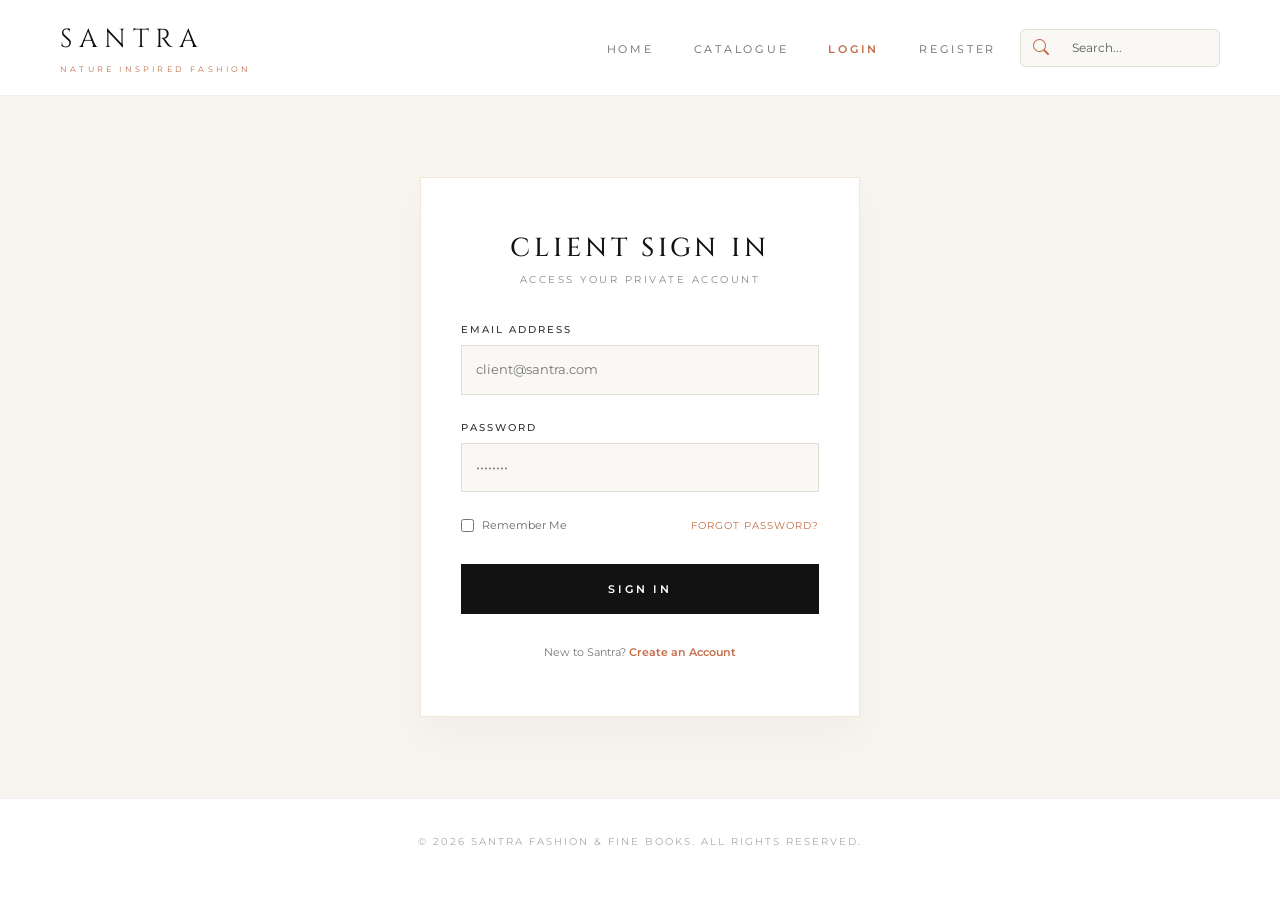
<file: login.html>
<!DOCTYPE html>
<html lang="en">
<head>
    <meta charset="UTF-8">
    <meta name="viewport" content="width=device-width, initial-scale=1.0">
    <title>SANTRA | Client Sign In</title>
    <link rel="stylesheet" href="https://cdn.jsdelivr.net/npm/bootstrap@5.3.3/dist/css/bootstrap.min.css">
    <link rel="stylesheet" href="https://cdn.jsdelivr.net/npm/bootstrap-icons@1.11.3/font/bootstrap-icons.css">
    <link rel="stylesheet" href="login.css">
</head>
<body>

    <header class="site-header">
        <nav class="navbar navbar-expand-lg navbar-light p-0 w-100">
            <div class="container-fluid px-0">
                <div class="brand-logo">
                    <span class="brand-title">Santra</span>
                    <span class="brand-subtitle">Nature Inspired Fashion</span>
                </div>
                <button class="navbar-toggler" type="button" data-bs-toggle="collapse" data-bs-target="#santraNav" aria-controls="santraNav" aria-expanded="false" aria-label="Toggle navigation">
                    <span class="navbar-toggler-icon"></span>
                </button>
                <div class="collapse navbar-collapse flex-grow-0" id="santraNav">
                    <ul class="nav-links navbar-nav mb-2 mb-lg-0 me-lg-4">
                <li class="nav-item"><a href="index.html">Home</a></li>
                <li class="nav-item"><a href="catalogue.html">Catalogue</a></li>
                <li class="nav-item"><a href="login.html" class="active">Login</a></li>
                <li class="nav-item"><a href="register.html">Register</a></li>
            </ul>
                    <div class="input-group site-search">
                        <span class="input-group-text"><i class="bi bi-search"></i></span>
                        <input type="search" class="form-control" placeholder="Search...">
                    </div>
                </div>
            </div>
        </nav>
    </header>

    <main class="auth-wrapper">
        <div class="auth-card">
            <h2 class="auth-title">Client Sign In</h2>
            <p class="auth-subtitle">Access Your Private Account</p>

            <form action="#" method="POST">
                <div class="form-group">
                    <label class="form-label" for="email">Email Address</label>
                    <input type="email" id="email" class="form-input" placeholder="client@santra.com" required>
                </div>

                <div class="form-group">
                    <label class="form-label" for="password">Password</label>
                    <input type="password" id="password" class="form-input" placeholder="••••••••" required>
                </div>

                <div class="form-actions">
                    <label class="remember-me">
                        <input type="checkbox"> Remember Me
                    </label>
                    <a href="#" class="forgot-pass">Forgot Password?</a>
                </div>

                <button type="submit" class="btn-luxury">Sign In</button>
            </form>

            <div class="auth-footer">
                New to Santra? <a href="register.html">Create an Account</a>
            </div>
        </div>
    </main>

    <footer class="site-footer">
        <p class="copyright">© 2026 Santra Fashion & Fine Books. All Rights Reserved.</p>
    </footer>

    <script src="https://cdn.jsdelivr.net/npm/bootstrap@5.3.3/dist/js/bootstrap.bundle.min.js"></script>
</body>
</html>
</file>
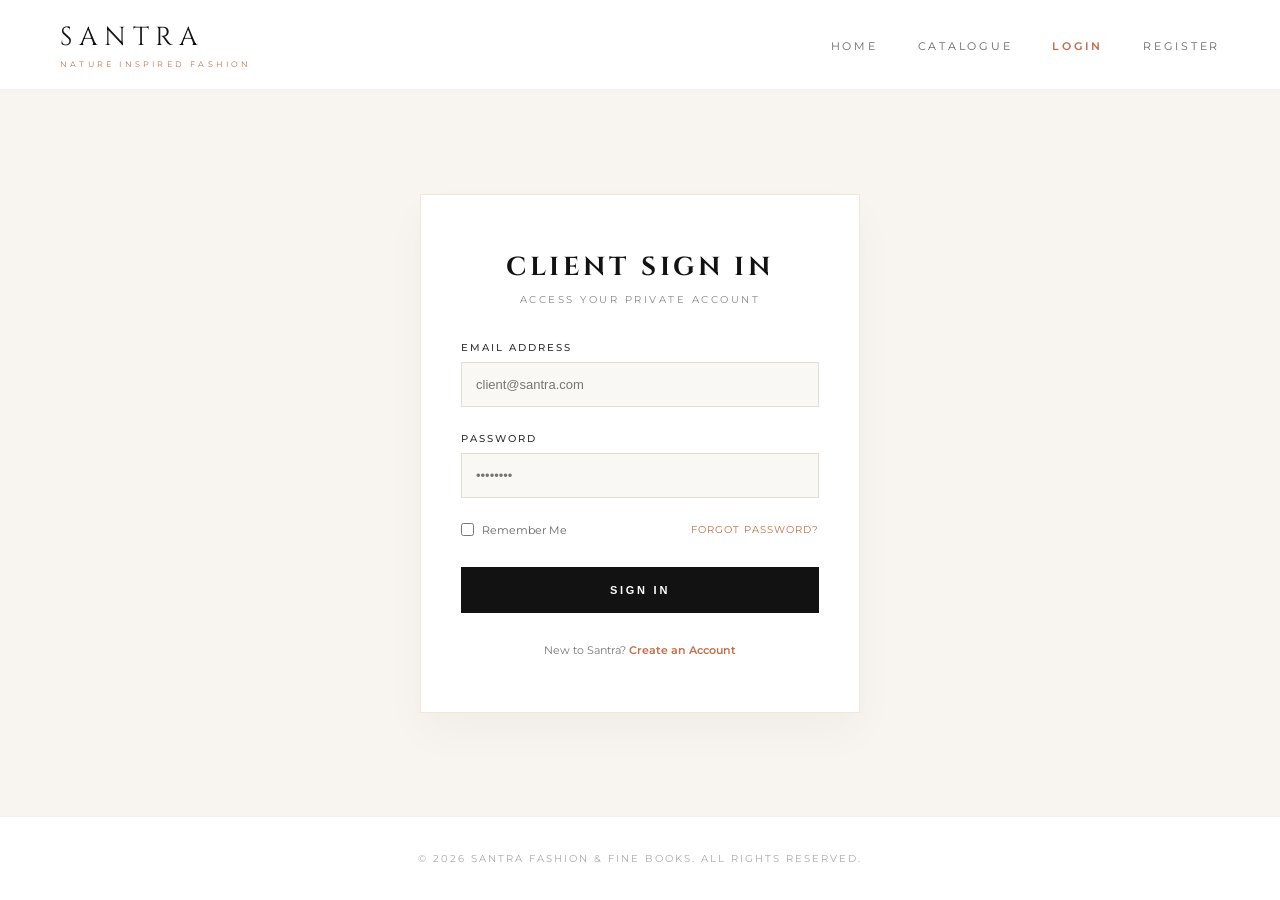
<file: lpoginpage.html>
<!DOCTYPE html>
<html lang="en">
<head>
    <meta charset="UTF-8">
    <meta name="viewport" content="width=device-width, initial-scale=1.0">
    <title>SANTRA | Client Sign In</title>
    <link rel="stylesheet" href="login.css">
</head>
<body>

    <header class="site-header">
        <div class="brand-logo">
            <span class="brand-title">Santra</span>
            <span class="brand-subtitle">Nature Inspired Fashion</span>
        </div>
        <nav>
            <ul class="nav-links">
                <li><a href="index.html">Home</a></li>
                <li><a href="catalogue.html">Catalogue</a></li>
                <li><a href="login.html" class="active">Login</a></li>
                <li><a href="register.html">Register</a></li>
            </ul>
        </nav>
    </header>

    <main class="auth-wrapper">
        <div class="auth-card">
            <h2 class="auth-title">Client Sign In</h2>
            <p class="auth-subtitle">Access Your Private Account</p>

            <form action="#" method="POST">
                <div class="form-group">
                    <label class="form-label" for="email">Email Address</label>
                    <input type="email" id="email" class="form-input" placeholder="client@santra.com" required>
                </div>

                <div class="form-group">
                    <label class="form-label" for="password">Password</label>
                    <input type="password" id="password" class="form-input" placeholder="••••••••" required>
                </div>

                <div class="form-actions">
                    <label class="remember-me">
                        <input type="checkbox"> Remember Me
                    </label>
                    <a href="#" class="forgot-pass">Forgot Password?</a>
                </div>

                <button type="submit" class="btn-luxury">Sign In</button>
            </form>

            <div class="auth-footer">
                New to Santra? <a href="register.html">Create an Account</a>
            </div>
        </div>
    </main>

    <footer class="site-footer">
        <p class="copyright">© 2026 Santra Fashion & Fine Books. All Rights Reserved.</p>
    </footer>

</body>
</html>
</file>
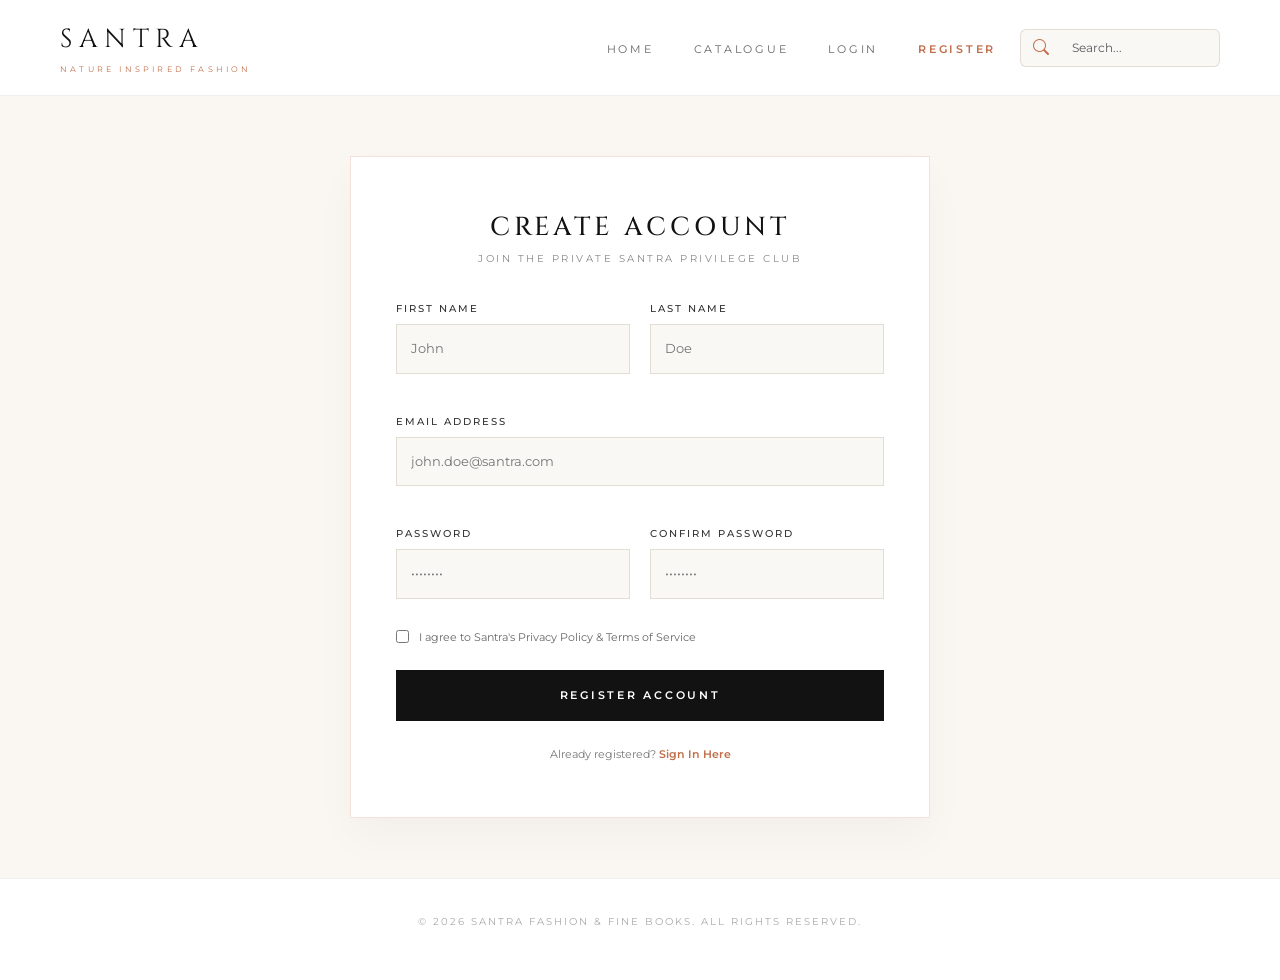
<file: register.html>
<!DOCTYPE html>
<html lang="en">
<head>
    <meta charset="UTF-8">
    <meta name="viewport" content="width=device-width, initial-scale=1.0">
    <title>SANTRA | Privilege Registration</title>
    <link rel="stylesheet" href="https://cdn.jsdelivr.net/npm/bootstrap@5.3.3/dist/css/bootstrap.min.css">
    <link rel="stylesheet" href="https://cdn.jsdelivr.net/npm/bootstrap-icons@1.11.3/font/bootstrap-icons.css">
    <link rel="stylesheet" href="register.css">
</head>
<body>

    <header class="site-header">
        <nav class="navbar navbar-expand-lg navbar-light p-0 w-100">
            <div class="container-fluid px-0">
                <div class="brand-logo">
                    <span class="brand-title">Santra</span>
                    <span class="brand-subtitle">Nature Inspired Fashion</span>
                </div>
                <button class="navbar-toggler" type="button" data-bs-toggle="collapse" data-bs-target="#santraNav" aria-controls="santraNav" aria-expanded="false" aria-label="Toggle navigation">
                    <span class="navbar-toggler-icon"></span>
                </button>
                <div class="collapse navbar-collapse flex-grow-0" id="santraNav">
                    <ul class="nav-links navbar-nav mb-2 mb-lg-0 me-lg-4">
                <li class="nav-item"><a href="index.html">Home</a></li>
                <li class="nav-item"><a href="catalogue.html">Catalogue</a></li>
                <li class="nav-item"><a href="login.html">Login</a></li>
                <li class="nav-item"><a href="register.html" class="active">Register</a></li>
            </ul>
                    <div class="input-group site-search">
                        <span class="input-group-text"><i class="bi bi-search"></i></span>
                        <input type="search" class="form-control" placeholder="Search...">
                    </div>
                </div>
            </div>
        </nav>
    </header>

    <main class="auth-wrapper">
        <div class="auth-card">
            <h2 class="auth-title">Create Account</h2>
            <p class="auth-subtitle">Join the Private Santra Privilege Club</p>

            <form action="#" method="POST">
                <div class="form-grid">
                    <div class="form-group">
                        <label class="form-label" for="fname">First Name</label>
                        <input type="text" id="fname" class="form-input" placeholder="John" required>
                    </div>
                    <div class="form-group">
                        <label class="form-label" for="lname">Last Name</label>
                        <input type="text" id="lname" class="form-input" placeholder="Doe" required>
                    </div>
                    <div class="form-group full-width">
                        <label class="form-label" for="email">Email Address</label>
                        <input type="email" id="email" class="form-input" placeholder="john.doe@santra.com" required>
                    </div>
                    <div class="form-group">
                        <label class="form-label" for="password">Password</label>
                        <input type="password" id="password" class="form-input" placeholder="••••••••" required>
                    </div>
                    <div class="form-group">
                        <label class="form-label" for="confirm-password">Confirm Password</label>
                        <input type="password" id="confirm-password" class="form-input" placeholder="••••••••" required>
                    </div>
                </div>

                <div class="terms-group">
                    <input type="checkbox" id="terms" required>
                    <label for="terms">I agree to Santra's Privacy Policy & Terms of Service</label>
                </div>

                <button type="submit" class="btn-luxury">Register Account</button>
            </form>

            <div class="auth-footer">
                Already registered? <a href="login.html">Sign In Here</a>
            </div>
        </div>
    </main>

    <footer class="site-footer">
        <p class="copyright">© 2026 Santra Fashion & Fine Books. All Rights Reserved.</p>
    </footer>

    <script src="https://cdn.jsdelivr.net/npm/bootstrap@5.3.3/dist/js/bootstrap.bundle.min.js"></script>
</body>
</html>
</file>
<file: login.css>
@import url('https://fonts.googleapis.com/css2?family=Cinzel:wght@400;500;600&family=Montserrat:wght@300;400;500;600&display=swap');

* { margin: 0; padding: 0; box-sizing: border-box; }

body {
    font-family: 'Montserrat', sans-serif;
    background-color: #F8F5F0;
    color: #121212;
    min-height: 100vh;
    display: flex;
    flex-direction: column;
    justify-content: space-between;
}

/* HEADER */
.site-header { background: #FFF; border-bottom: 1px solid rgba(0,0,0,0.06); padding: 20px 60px; display: flex; justify-content: space-between; align-items: center; }
.brand-title { font-family: 'Cinzel', serif; font-size: 26px; letter-spacing: 0.25em; text-transform: uppercase; }
.brand-subtitle { font-size: 8px; text-transform: uppercase; letter-spacing: 0.4em; color: #C26E4B; margin-top: 4px; display: block; }
.nav-links { display: flex; list-style: none; gap: 40px; }
.nav-links a { font-size: 11px; text-transform: uppercase; letter-spacing: 0.25em; color: #666; text-decoration: none; transition: 0.3s; }
.nav-links a:hover, .nav-links a.active { color: #C26E4B; font-weight: 600; }

/* AUTH CARD */
.auth-wrapper { flex: 1; display: flex; align-items: center; justify-content: center; padding: 60px 20px; }
.auth-card {
    background: #FFFFFF;
    border: 1px solid rgba(197, 160, 89, 0.25);
    width: 100%;
    max-width: 440px;
    padding: 55px 40px;
    text-align: center;
    box-shadow: 0 20px 40px rgba(0,0,0,0.03);
}

.auth-title { font-family: 'Cinzel', serif; font-size: 26px; letter-spacing: 0.15em; text-transform: uppercase; margin-bottom: 8px; }
.auth-subtitle { font-size: 10px; color: #888; margin-bottom: 35px; text-transform: uppercase; letter-spacing: 0.25em; }

.form-group { margin-bottom: 25px; text-align: left; }
.form-label { display: block; font-size: 10px; text-transform: uppercase; letter-spacing: 0.2em; color: #333; margin-bottom: 8px; font-weight: 500; }
.form-input {
    width: 100%;
    padding: 14px;
    border: 1px solid #E2DDD5;
    background: #FAF8F5;
    font-size: 13px;
    color: #121212;
    outline: none;
    transition: all 0.3s ease;
}
.form-input:focus { border-color: #C26E4B; background: #FFF; box-shadow: 0 0 0 3px rgba(194, 110, 75, 0.08); }

.form-actions { display: flex; justify-content: space-between; align-items: center; font-size: 11px; margin-bottom: 30px; }
.remember-me { display: flex; align-items: center; gap: 8px; color: #666; cursor: pointer; }
.forgot-pass { color: #C26E4B; text-transform: uppercase; font-size: 10px; letter-spacing: 0.1em; text-decoration: none; }

.btn-luxury {
    width: 100%;
    padding: 16px;
    border: 1px solid #121212;
    background: #121212;
    color: #FFF;
    font-size: 11px;
    text-transform: uppercase;
    letter-spacing: 0.25em;
    font-weight: 600;
    cursor: pointer;
    transition: all 0.3s ease;
}
.btn-luxury:hover { background: transparent; color: #121212; }

.auth-footer { margin-top: 30px; font-size: 11px; color: #777; }
.auth-footer a { color: #C26E4B; font-weight: 600; text-decoration: none; }

/* FOOTER */
.site-footer { background: #FFF; border-top: 1px solid rgba(0,0,0,0.06); padding: 35px; text-align: center; }
.copyright { font-size: 10px; text-transform: uppercase; letter-spacing: 0.2em; color: #AAA; }
/* BOOTSTRAP NAVBAR + SEARCH OVERRIDES */
.navbar-toggler { border-color: rgba(18,18,18,0.15); padding: 6px 10px; }
.navbar-toggler:focus { box-shadow: 0 0 0 2px rgba(194,110,75,0.25); }
.navbar-toggler-icon { width: 1.1em; height: 1.1em; }
.site-search { max-width: 200px; }
.site-search .input-group-text {
    background: #FAF8F5;
    border: 1px solid #E2DDD5;
    border-right: none;
    color: #C26E4B;
}
.site-search .form-control {
    border: 1px solid #E2DDD5;
    border-left: none;
    background: #FAF8F5;
    font-size: 12px;
}
.site-search .form-control:focus {
    box-shadow: none;
    border-color: #E2DDD5;
    background: #FFF;
}
@media (max-width: 991px) {
    .navbar-collapse { margin-top: 20px; }
    .nav-links { gap: 16px; margin-bottom: 16px; }
    .site-search { max-width: 100%; }
}
</file>
<file: register.css>
@import url('https://fonts.googleapis.com/css2?family=Cinzel:wght@400;500;600&family=Montserrat:wght@300;400;500;600&display=swap');

* { margin: 0; padding: 0; box-sizing: border-box; }

body {
    font-family: 'Montserrat', sans-serif;
    background-color: #FAF7F2;
    color: #121212;
    min-height: 100vh;
    display: flex;
    flex-direction: column;
    justify-content: space-between;
}

/* HEADER */
.site-header { background: #FFF; border-bottom: 1px solid rgba(0,0,0,0.06); padding: 20px 60px; display: flex; justify-content: space-between; align-items: center; }
.brand-title { font-family: 'Cinzel', serif; font-size: 26px; letter-spacing: 0.25em; text-transform: uppercase; }
.brand-subtitle { font-size: 8px; text-transform: uppercase; letter-spacing: 0.4em; color: #C26E4B; margin-top: 4px; display: block; }
.nav-links { display: flex; list-style: none; gap: 40px; }
.nav-links a { font-size: 11px; text-transform: uppercase; letter-spacing: 0.25em; color: #666; text-decoration: none; transition: 0.3s; }
.nav-links a:hover, .nav-links a.active { color: #C26E4B; font-weight: 600; }

/* AUTH CARD */
.auth-wrapper { flex: 1; display: flex; align-items: center; justify-content: center; padding: 60px 20px; }
.auth-card {
    background: #FFFFFF;
    border: 1px solid rgba(194, 110, 75, 0.2);
    width: 100%;
    max-width: 580px;
    padding: 55px 45px;
    text-align: center;
    box-shadow: 0 20px 40px rgba(0,0,0,0.03);
}

.auth-title { font-family: 'Cinzel', serif; font-size: 26px; letter-spacing: 0.15em; text-transform: uppercase; margin-bottom: 8px; }
.auth-subtitle { font-size: 10px; color: #888; margin-bottom: 35px; text-transform: uppercase; letter-spacing: 0.25em; }

.form-grid { display: grid; grid-template-columns: 1fr 1fr; gap: 20px; }
.form-group { margin-bottom: 20px; text-align: left; }
.form-group.full-width { grid-column: span 2; }

.form-label { display: block; font-size: 10px; text-transform: uppercase; letter-spacing: 0.2em; color: #333; margin-bottom: 8px; font-weight: 500; }
.form-input {
    width: 100%;
    padding: 14px;
    border: 1px solid #E2DDD5;
    background: #FAF8F5;
    font-size: 13px;
    color: #121212;
    outline: none;
    transition: all 0.3s ease;
}
.form-input:focus { border-color: #C26E4B; background: #FFF; box-shadow: 0 0 0 3px rgba(194, 110, 75, 0.08); }

.terms-group { font-size: 11px; text-align: left; margin-top: 10px; margin-bottom: 25px; color: #666; display: flex; align-items: center; gap: 10px; }

.btn-luxury {
    width: 100%;
    padding: 16px;
    border: 1px solid #121212;
    background: #121212;
    color: #FFF;
    font-size: 11px;
    text-transform: uppercase;
    letter-spacing: 0.25em;
    font-weight: 600;
    cursor: pointer;
    transition: all 0.3s ease;
}
.btn-luxury:hover { background: transparent; color: #121212; }

.auth-footer { margin-top: 25px; font-size: 11px; color: #777; }
.auth-footer a { color: #C26E4B; font-weight: 600; text-decoration: none; }

/* FOOTER */
.site-footer { background: #FFF; border-top: 1px solid rgba(0,0,0,0.06); padding: 35px; text-align: center; }
.copyright { font-size: 10px; text-transform: uppercase; letter-spacing: 0.2em; color: #AAA; }

@media (max-width: 600px) {
    .form-grid { grid-template-columns: 1fr; }
    .form-group.full-width { grid-column: span 1; }
}
/* BOOTSTRAP NAVBAR + SEARCH OVERRIDES */
.navbar-toggler { border-color: rgba(18,18,18,0.15); padding: 6px 10px; }
.navbar-toggler:focus { box-shadow: 0 0 0 2px rgba(194,110,75,0.25); }
.navbar-toggler-icon { width: 1.1em; height: 1.1em; }
.site-search { max-width: 200px; }
.site-search .input-group-text {
    background: #FAF8F5;
    border: 1px solid #E2DDD5;
    border-right: none;
    color: #C26E4B;
}
.site-search .form-control {
    border: 1px solid #E2DDD5;
    border-left: none;
    background: #FAF8F5;
    font-size: 12px;
}
.site-search .form-control:focus {
    box-shadow: none;
    border-color: #E2DDD5;
    background: #FFF;
}
@media (max-width: 991px) {
    .navbar-collapse { margin-top: 20px; }
    .nav-links { gap: 16px; margin-bottom: 16px; }
    .site-search { max-width: 100%; }
}
</file>
